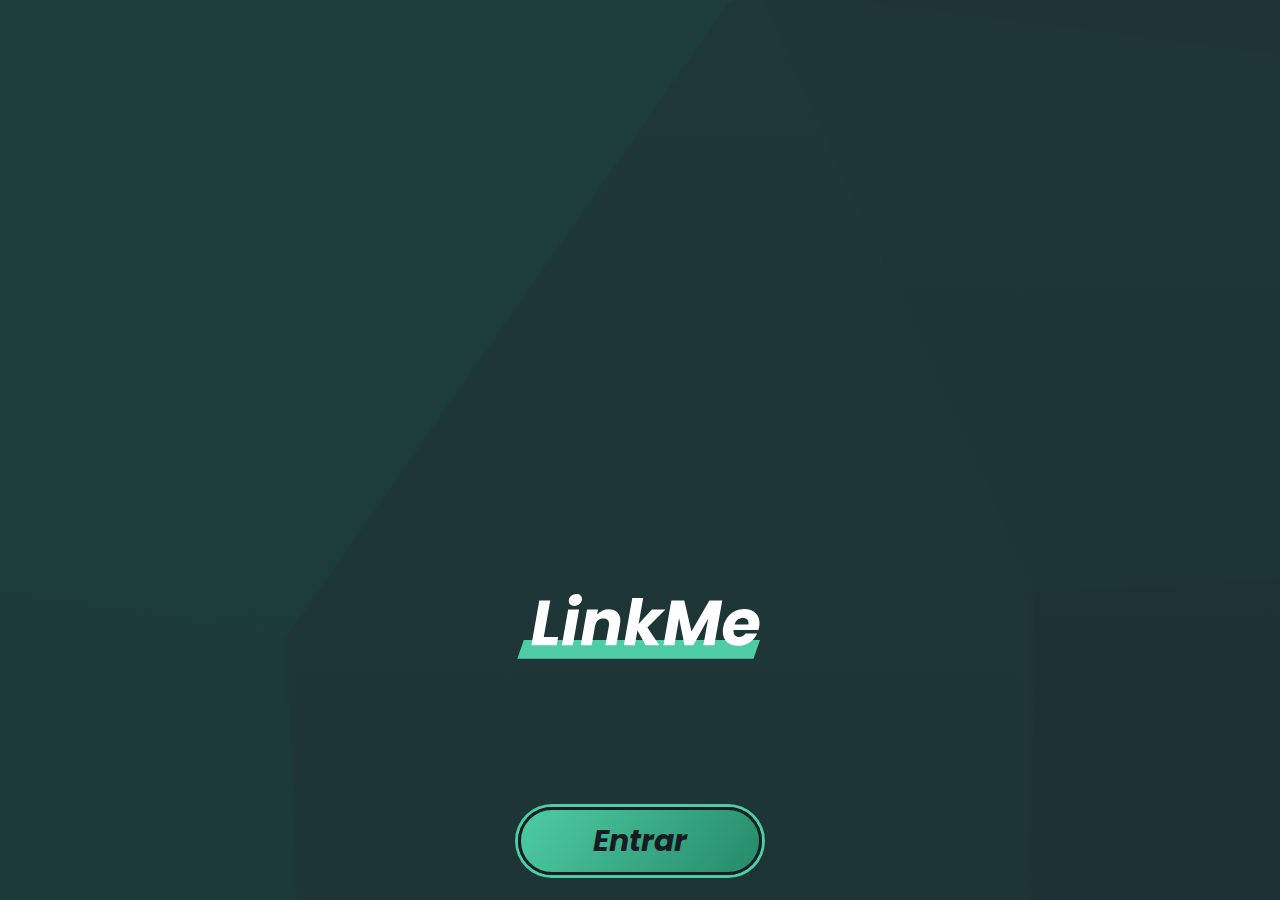
<file: index.html>
<!DOCTYPE html>
<html lang="pt">
<head>
    <meta charset="UTF-8">
    <meta name="viewport" content="width=device-width, initial-scale=1.0">
    <title>LinkMinds</title>
    <link rel="stylesheet" href="style.css">   
    <link href="https://fonts.googleapis.com/css2?family=Poppins:wght@500;600;700;800&display=swap" rel="stylesheet">
</head>
<body>
    <div id="wrapper">
        <img src="./images/lgo2.svg" alt="" id="logo">
        <div id="container">
            <a id="logar" href="home.html">Entrar</a>
        </div>
    </div>
</body>
<link rel="stylesheet" href="script.js">
</html>
</file>
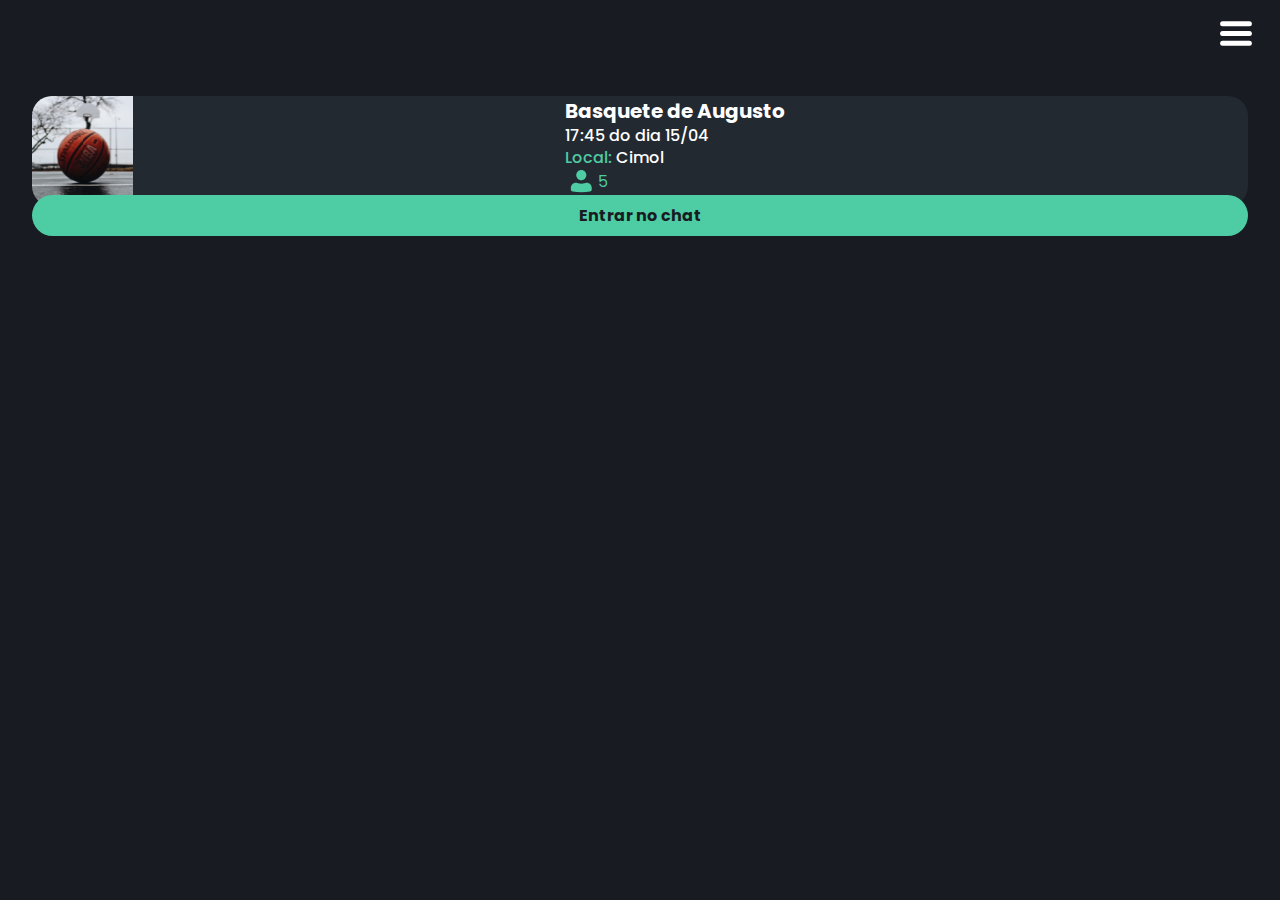
<file: chat.html>
<!DOCTYPE html>
<html lang="pt">
<head>
    <meta charset="UTF-8">
    <meta name="viewport" content="width=device-width, initial-scale=1.0">
    <title>Home</title>
    <link rel="stylesheet" href="style-base.css">
    <link rel="stylesheet" href="style-chat.css">
    
    <link href="https://fonts.googleapis.com/css2?family=Poppins:wght@500;600;700;800&display=swap" rel="stylesheet">
</head>
<body>
    <div id="navdentro">
        <div id="nav-perfil">
            <img src="./images/minhacara.svg" alt="">
            <h1 id="nome-perfil">Augusto Jung</h1>
        </div>
        <div id="nav-imgs">
            <a class = "nav-titles" href="home.html"><img src="./images/home.svg" alt="" class="navs">Home</a>
            <a class = "nav-titles"href="pesquisar.html"><img src="./images/pesquisar.svg" alt="" class="navs">Pesquisar</a>
            <a class = "nav-titles"href="criar.html"><img src="./images/criar.svg" alt="" class="navs">Criar</a>
            <a class = "nav-titles"href="chat.html"><img src="./images/chats.svg" alt="" class="navs">Chats</a>
            <a class = "nav-titles"href="perfil.html"><img src="./images/perfil.svg" alt="" class="navs">Perfil</a>
        </div>
    </div>
    <div id="bodyfalso">
        <nav id="navbar">
            <div id="botao">
                <button id="btn-hamb" onclick="funcao_nav()"><img src="./images/hamburger.svg" alt="" id="hamb"></button>
            </div>
            
        </nav>
        <MAIN>

            <div class="card-chat">
                <div class="chat-top">
                    <div class="chat-img"></div>
                    <div class="chat-text">
                        <h2 class="chat-title">Basquete de Augusto</h2>
                        <p class="texto">17:45 do dia 15/04</p>
                        <p class="texto"><span class="verde">Local:</span> Cimol</p>
                        <div class="participantes">
                            <img src="./images/user.svg" alt="">
                            <span class="verde">5</span>
                        </div>
                    </div>
                </div>
                <button class="chat-btn">Entrar no chat</button>
            </div>
            
        </MAIN>
    </div>
    <script src="script.js"></script>
</body>
</html>
</file>
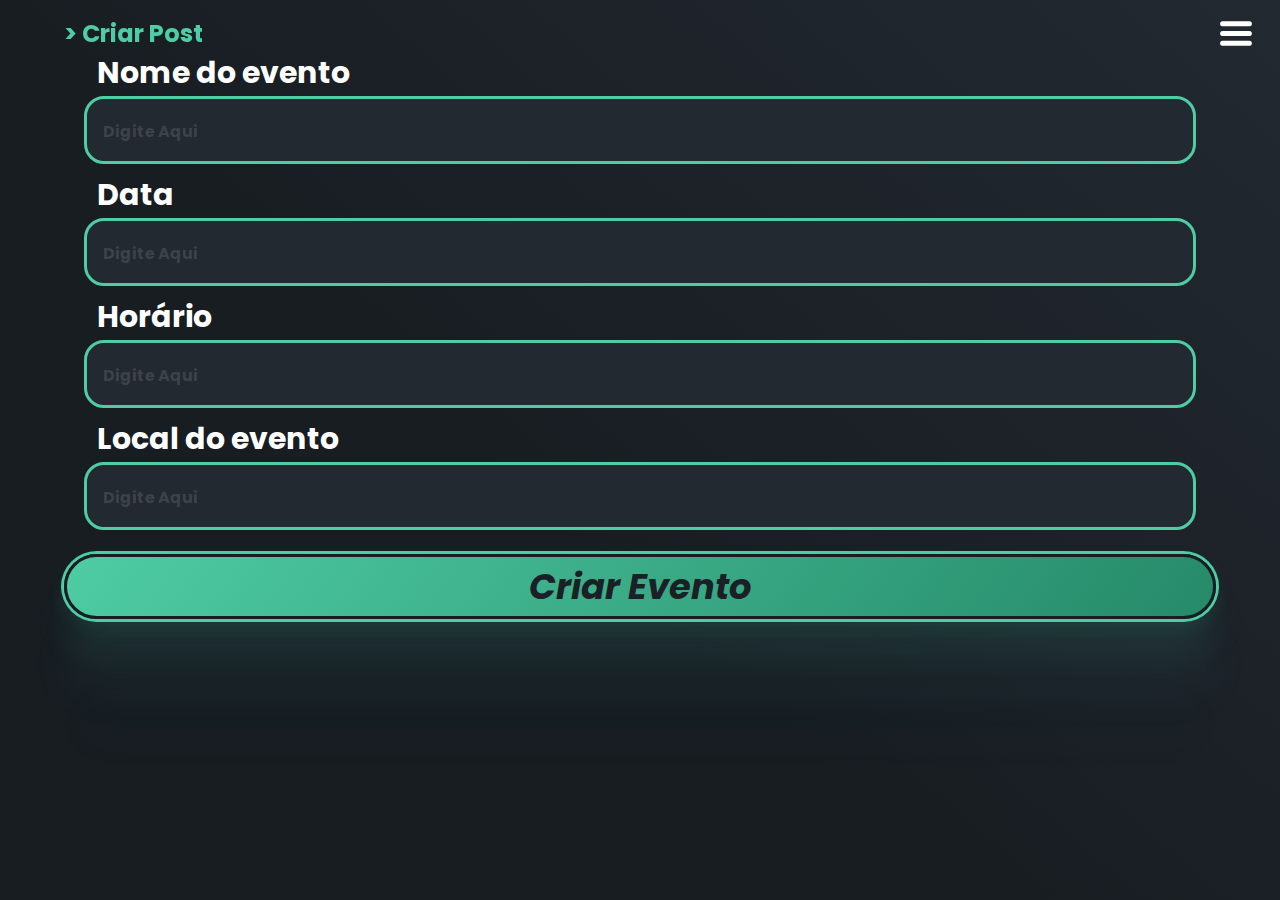
<file: criar.html>
<!DOCTYPE html>
<html lang="pt">
<head>
    <meta charset="UTF-8">
    <meta name="viewport" content="width=device-width, initial-scale=1.0">
    <title>Home</title>
    <link rel="stylesheet" href="style-base.css">
    <link rel="stylesheet" href="style-criar.css">
    <link href="https://fonts.googleapis.com/css2?family=Inter:wght@100;200;300;400;500;600;700;800;900&family=Poppins:ital,wght@0,100;0,200;0,300;0,400;0,500;0,600;0,700;0,800;0,900;1,100;1,200;1,300;1,400;1,500;1,600;1,700;1,800;1,900&display=swap" rel="stylesheet">
</head>
<body>
    
    <div id="navdentro">
        <div id="nav-perfil">
            <img src="./images/minhacara.svg" alt="">
            <h1 id="nome-perfil">Augusto Jung</h1>
        </div>
        <div id="nav-imgs">
            <a class = "nav-titles" href="home.html"><img src="./images/home.svg" alt="" class="navs">Home</a>
            <a class = "nav-titles"href="pesquisar.html"><img src="./images/pesquisar.svg" alt="" class="navs">Pesquisar</a>
            <a class = "nav-titles"href="criar.html"><img src="./images/criar.svg" alt="" class="navs">Criar</a>
            <a class = "nav-titles"href="chat.html"><img src="./images/chats.svg" alt="" class="navs">Chats</a>
            <a class = "nav-titles"href="perfil.html"><img src="./images/perfil.svg" alt="" class="navs">Perfil</a>
        </div>
    </div>

    <div id="bodyfalso">
        <nav id="navbar">
            <div id="botao">
                <button id="btn-hamb" onclick="funcao_nav()"><img src="./images/hamburger.svg" alt="" id="hamb"></button>
            </div>
            <h2 class="title-local">> Criar Post</h2>
        </nav>
        <MAIN>
            <div id="wrapper">
                <div class="body-inp">
                    <p class="inp-header">Nome do evento</p>
                    <input type="text" placeholder="Digite Aqui" class="inp-criar">
                </div>
                <div class="body-inp">
                    <p class="inp-header">Data</p>
                    <input type="text" placeholder="Digite Aqui" class="inp-criar">
                </div>
                <div class="body-inp">
                    <p class="inp-header">Horário</p>
                    <input type="text" placeholder="Digite Aqui" class="inp-criar">
                </div>
                <div class="body-inp">
                    <p class="inp-header">Local do evento</p>
                    <input type="text" placeholder="Digite Aqui" class="inp-criar">
                </div>
                <button id="btn-criar">Criar Evento</button>
            </div>
            
        </MAIN>
    </div>
    <script src="script.js"></script>
</body>
</html>
</file>
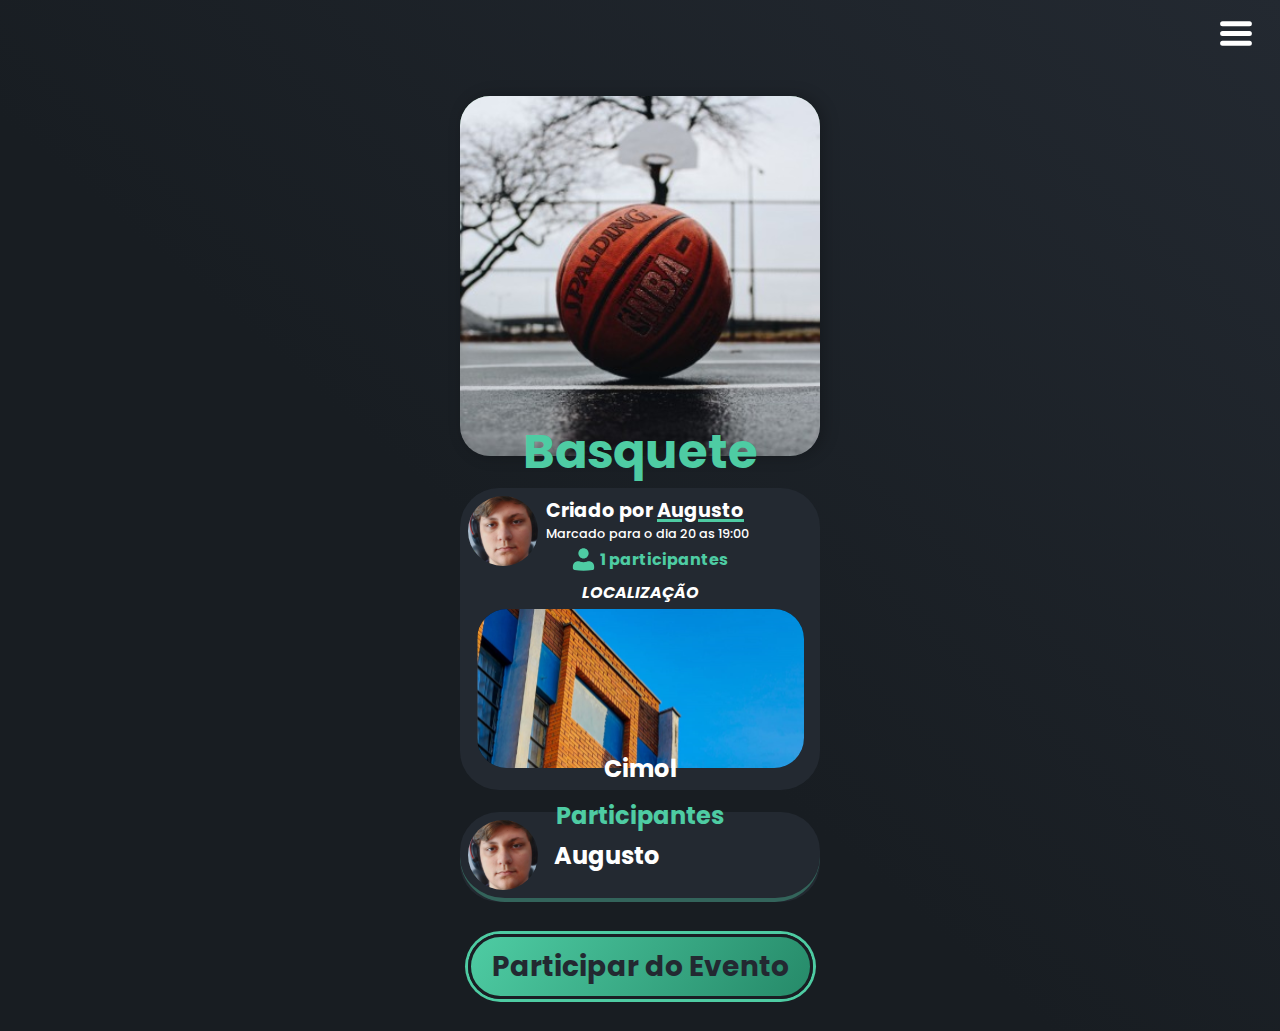
<file: detalhes.html>
<!DOCTYPE html>
<html lang="pt">
<head>
    <meta charset="UTF-8">
    <meta name="viewport" content="width=device-width, initial-scale=1.0">
    <title>Home</title>
    <link rel="stylesheet" href="style-base.css">
    <link rel="stylesheet" href="style-detalhes.css">
    
    <link href="https://fonts.googleapis.com/css2?family=Inter:wght@100;200;300;400;500;600;700;800;900&family=Poppins:ital,wght@0,100;0,200;0,300;0,400;0,500;0,600;0,700;0,800;0,900;1,100;1,200;1,300;1,400;1,500;1,600;1,700;1,800;1,900&display=swap" rel="stylesheet">
</head>
<body>
    <div id="navdentro">
        <div id="nav-perfil">
            <img src="./images/minhacara.svg" alt="">
            <h1 id="nome-perfil">Augusto Jung</h1>
        </div>
        <div id="nav-imgs">
            <a class = "nav-titles" href="home.html"><img src="./images/home.svg" alt="" class="navs">Home</a>
            <a class = "nav-titles"href="pesquisar.html"><img src="./images/pesquisar.svg" alt="" class="navs">Pesquisar</a>
            <a class = "nav-titles"href="criar.html"><img src="./images/criar.svg" alt="" class="navs">Criar</a>
            <a class = "nav-titles"href="chat.html"><img src="./images/chats.svg" alt="" class="navs">Chats</a>
            <a class = "nav-titles"href="perfil.html"><img src="./images/perfil.svg" alt="" class="navs">Perfil</a>
        </div>
    </div>
    <div id="bodyfalso">
        <nav id="navbar">
            <div id="botao">
                <button id="btn-hamb" onclick="funcao_nav()"><img src="./images/hamburger.svg" alt="" id="hamb"></button>
            </div>

        </nav>
        <MAIN>

            <header>
                <img src="./images/fundo-card.svg" alt="" class="header-img-detalhes">
                <h1 class="header-title-detalhes">Basquete</h1>
            </header>

            <div class="detalhes-container">
                <div class="top-detalhes">
                    <img src="./images/minhacara.svg" alt="" class="foto">
                    <div class="top-text-detalhes">
                        <h1 class="criado">Criado por <span class="username">Augusto</span></h1>
                        <h2 class="marcado">Marcado para o dia 20 as 19:00</h2>
                        <h2 class="participantes-top"><img src="./images/basil-user-solid.svg" alt="">1 participantes</h2>
                    </div>
                </div>
                <div class="local-detalhes">
                    <h1 class="localizacao">LOCALIZAÇÃO</h1>
                    <img src="./images/rectangle-108.svg" alt="" class="local-img">
                    <h1 class="nome-local">Cimol</h1>
                </div>
            </div>

            <h1 class="participantes">Participantes</h1>
            <div class="participantes-container">

                <div class="o-participante">
                    <img src="./images/minhacara.svg" alt="" class="participante-pfp">
                    <h1 class="nome-participante">Augusto</h1>
                </div>

            </div>

            <button class="participar-detalhes">
                Participar do Evento
            </button>

        </MAIN>
    </div>
    <script src="script.js"></script>
</body>
</html>
</file>
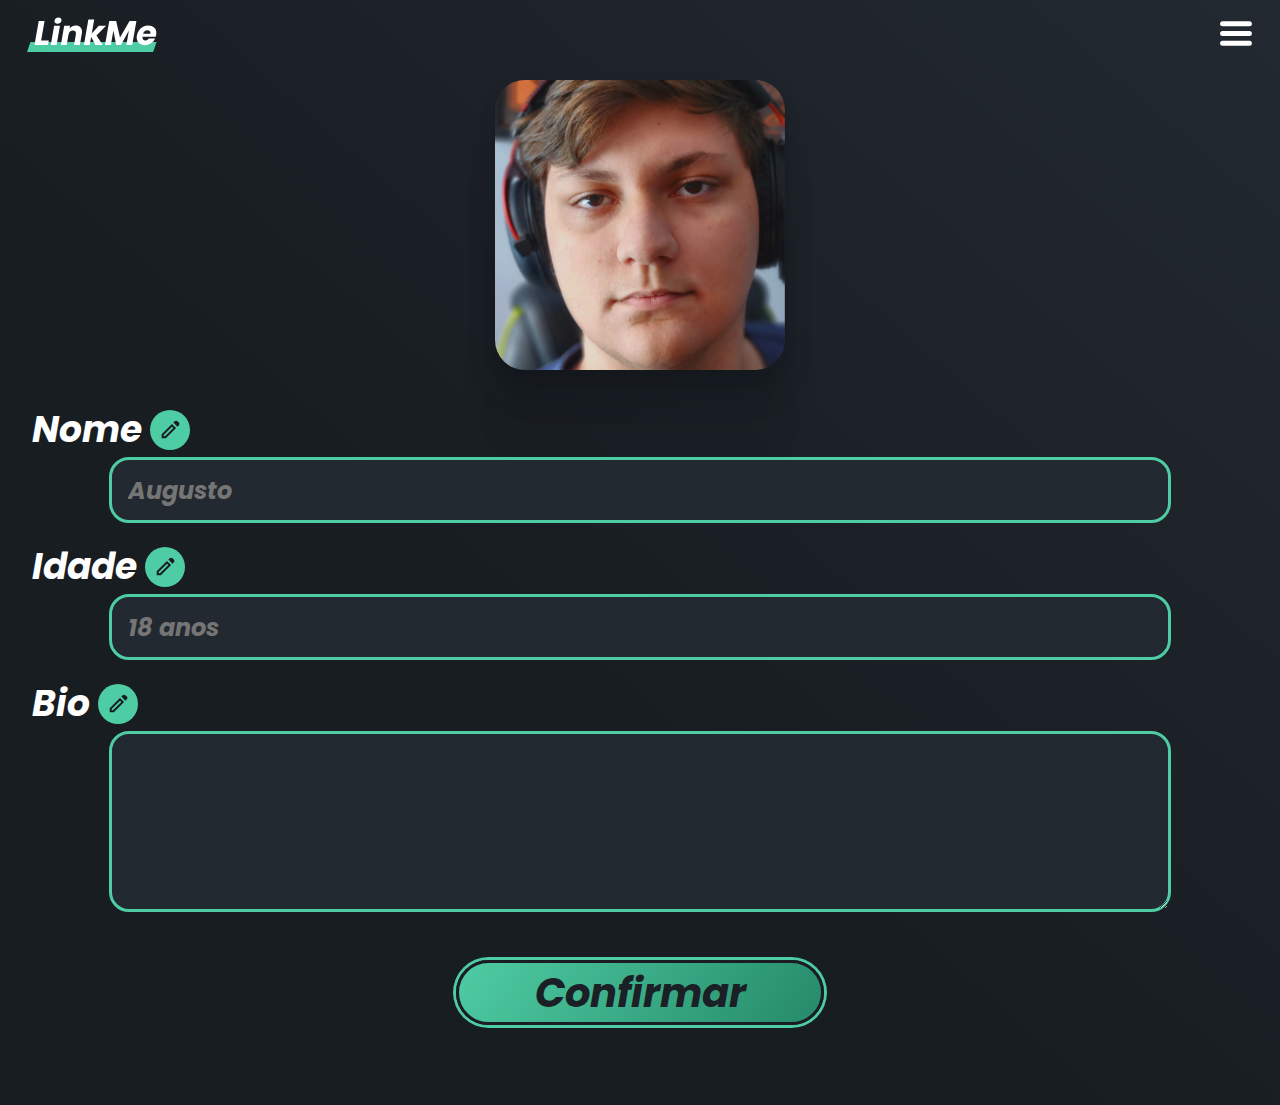
<file: editar.html>
<!DOCTYPE html>
<html lang="pt">
<head>
    <meta charset="UTF-8">
    <meta name="viewport" content="width=device-width, initial-scale=1.0">
    <title>Home</title>
    <link rel="stylesheet" href="style-base.css">
    <link rel="stylesheet" href="style-editar.css">
    <link href="https://fonts.googleapis.com/css2?family=Inter:wght@100;200;300;400;500;600;700;800;900&family=Poppins:ital,wght@0,100;0,200;0,300;0,400;0,500;0,600;0,700;0,800;0,900;1,100;1,200;1,300;1,400;1,500;1,600;1,700;1,800;1,900&display=swap" rel="stylesheet">
</head>
<body>
    
    <div id="navdentro">
        <div id="nav-perfil">
            <img src="./images/minhacara.svg" alt="">
            <h1 id="nome-perfil">Augusto Jung</h1>
        </div>
        <div id="nav-imgs">
            <a class = "nav-titles" href="home.html"><img src="./images/home.svg" alt="" class="navs">Home</a>
            <a class = "nav-titles"href="pesquisar.html"><img src="./images/pesquisar.svg" alt="" class="navs">Pesquisar</a>
            <a class = "nav-titles"href="criar.html"><img src="./images/criar.svg" alt="" class="navs">Criar</a>
            <a class = "nav-titles"href="chat.html"><img src="./images/chats.svg" alt="" class="navs">Chats</a>
            <a class = "nav-titles"href="perfil.html"><img src="./images/perfil.svg" alt="" class="navs">Perfil</a>
        </div>
    </div>

    <div id="bodyfalso">
        <nav id="navbar">
            <div id="botao">
                <button id="btn-hamb" onclick="funcao_nav()"><img src="./images/hamburger.svg" alt="" id="hamb"></button>
            </div>
            <img src="./images/lgo2.svg" alt="" id="logo">
        </nav>
        <div class="main-editar">

             <img src="./images/minhacara.svg" alt="" class="pfp-editar">

            <div class="inputs-editar">


                
                    <div class="editar-input">
                        <label for="nome">Nome <img src="./images/editar.svg" alt=""></label>
                        <input type="text" name="nome" class="input-style" placeholder="Augusto">
                    </div>

                    <div class="editar-input">
                        <label for="idade">Idade <img src="./images/editar.svg" alt=""></label>
                        <input type="text" name="idade" class="input-style" placeholder="18 anos">
                    </div>

                    <div class="editar-input">
                        <label>Bio <img src="./images/editar.svg" alt=""></label>
                        <textarea name="bio" id="" cols="30" rows="5" class="input-style"></textarea>
                    </div>

                    <button class="editar-btn-confirmar">Confirmar</button>

            </div>

        </div>
    </div>
    <script src="script.js"></script>
</body>
</html>
</file>
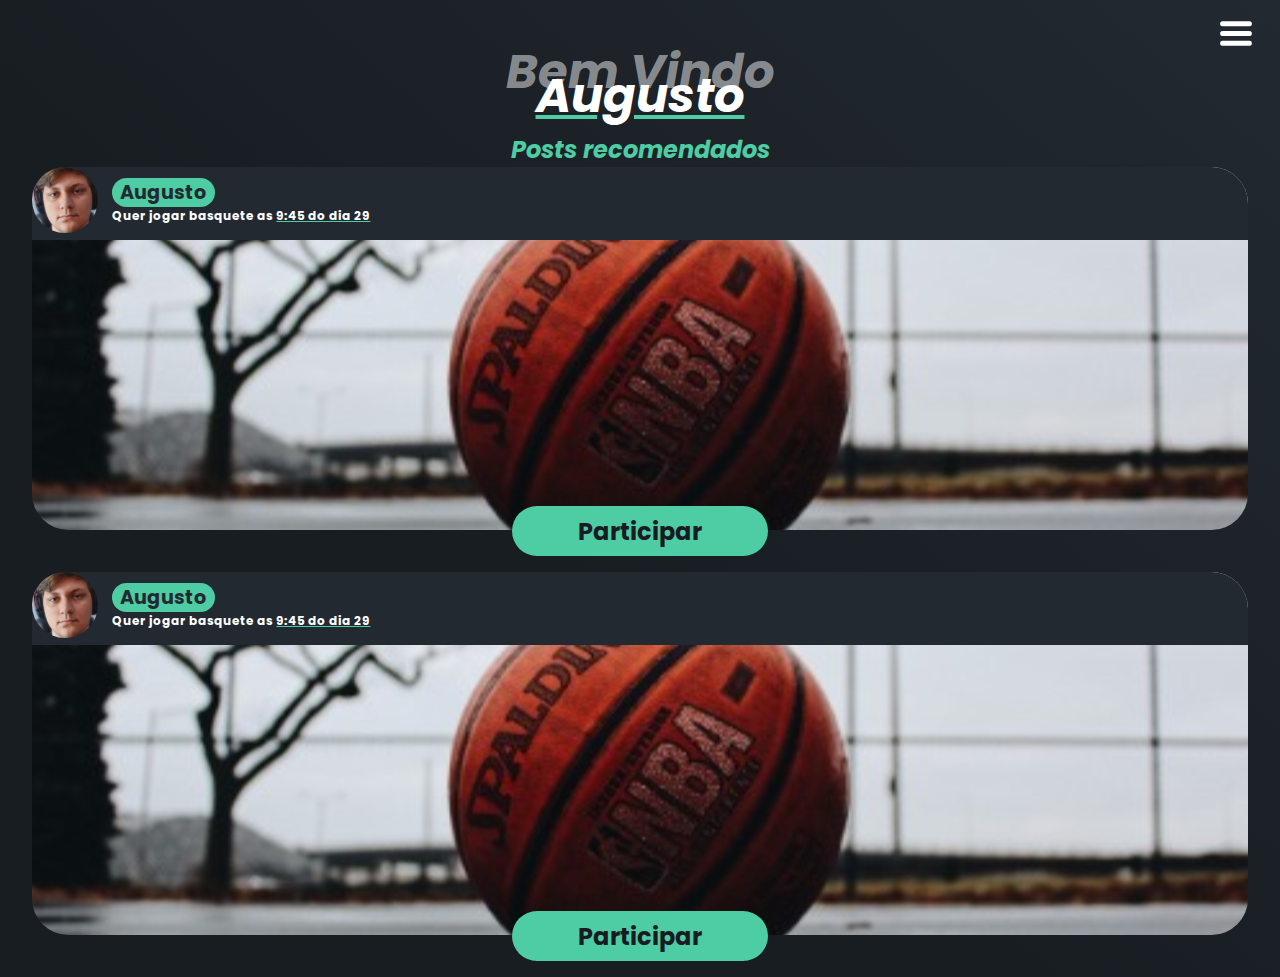
<file: home.html>
<!DOCTYPE html>
<html lang="pt">
<head>
    <meta charset="UTF-8">
    <meta name="viewport" content="width=device-width, initial-scale=1.0">
    <title>Home</title>
    <link rel="stylesheet" href="style-home.css">
    <link rel="stylesheet" href="style-base.css">
    <link href="https://fonts.googleapis.com/css2?family=Inter:wght@100;200;300;400;500;600;700;800;900&family=Poppins:ital,wght@0,100;0,200;0,300;0,400;0,500;0,600;0,700;0,800;0,900;1,100;1,200;1,300;1,400;1,500;1,600;1,700;1,800;1,900&display=swap" rel="stylesheet">
</head>
<body>
    <div id="navdentro">
        <div id="nav-perfil">
            <img src="./images/minhacara.svg" alt="">
            <h1 id="nome-perfil">Augusto Jung</h1>
        </div>
        <div id="nav-imgs">
            <a class = "nav-titles" href="home.html"><img src="./images/home.svg" alt="" class="navs">Home</a>
            <a class = "nav-titles"href="pesquisar.html"><img src="./images/pesquisar.svg" alt="" class="navs">Pesquisar</a>
            <a class = "nav-titles"href="criar.html"><img src="./images/criar.svg" alt="" class="navs">Criar</a>
            <a class = "nav-titles"href="chat.html"><img src="./images/chats.svg" alt="" class="navs">Chats</a>
            <a class = "nav-titles"href="perfil.html"><img src="./images/perfil.svg" alt="" class="navs">Perfil</a>
        </div>
    </div>
    <div id="bodyfalso">
        <nav id="navbar">
            <div id="botao">
                <button id="btn-hamb" onclick="funcao_nav()"><img src="./images/hamburger.svg" alt="" id="hamb"></button>
            </div>
        </nav>
        <div id="wrapper">
            <h1 id="bv">Bem Vindo</h1>
            <h1 id="nome">Augusto</h1>
        </div>
        <h1 id="posts-recomendados">Posts recomendados</h1>
        <div id="posts">

            <div class="card-body">
                <div class="card">
                    <div class="card-top">
                        <img src="./images/minhacara.svg" alt="" class="pfp">
                        <div class="textos-card">
                            <p class="nome-card">Augusto</p>
                            <p class="info">Quer jogar basquete as <span>9:45 do dia 29</span></p>
                        </div>
                    </div>
                </div>
                <button class="participar"  onclick="window.location='detalhes.html'">Participar</button>
            </div>

            <div class="card-body">
                <div class="card">
                    <div class="card-top">
                        <img src="./images/minhacara.svg" alt="" class="pfp">
                        <div class="textos-card">
                            <p class="nome-card">Augusto</p>
                            <p class="info">Quer jogar basquete as <span>9:45 do dia 29</span></p>
                        </div>
                    </div>
                </div>
                <button class="participar">Participar</button>
            </div>

            

        </div>
    </div>
    <script src="script.js"></script>
    
</body>
</html>
</file>
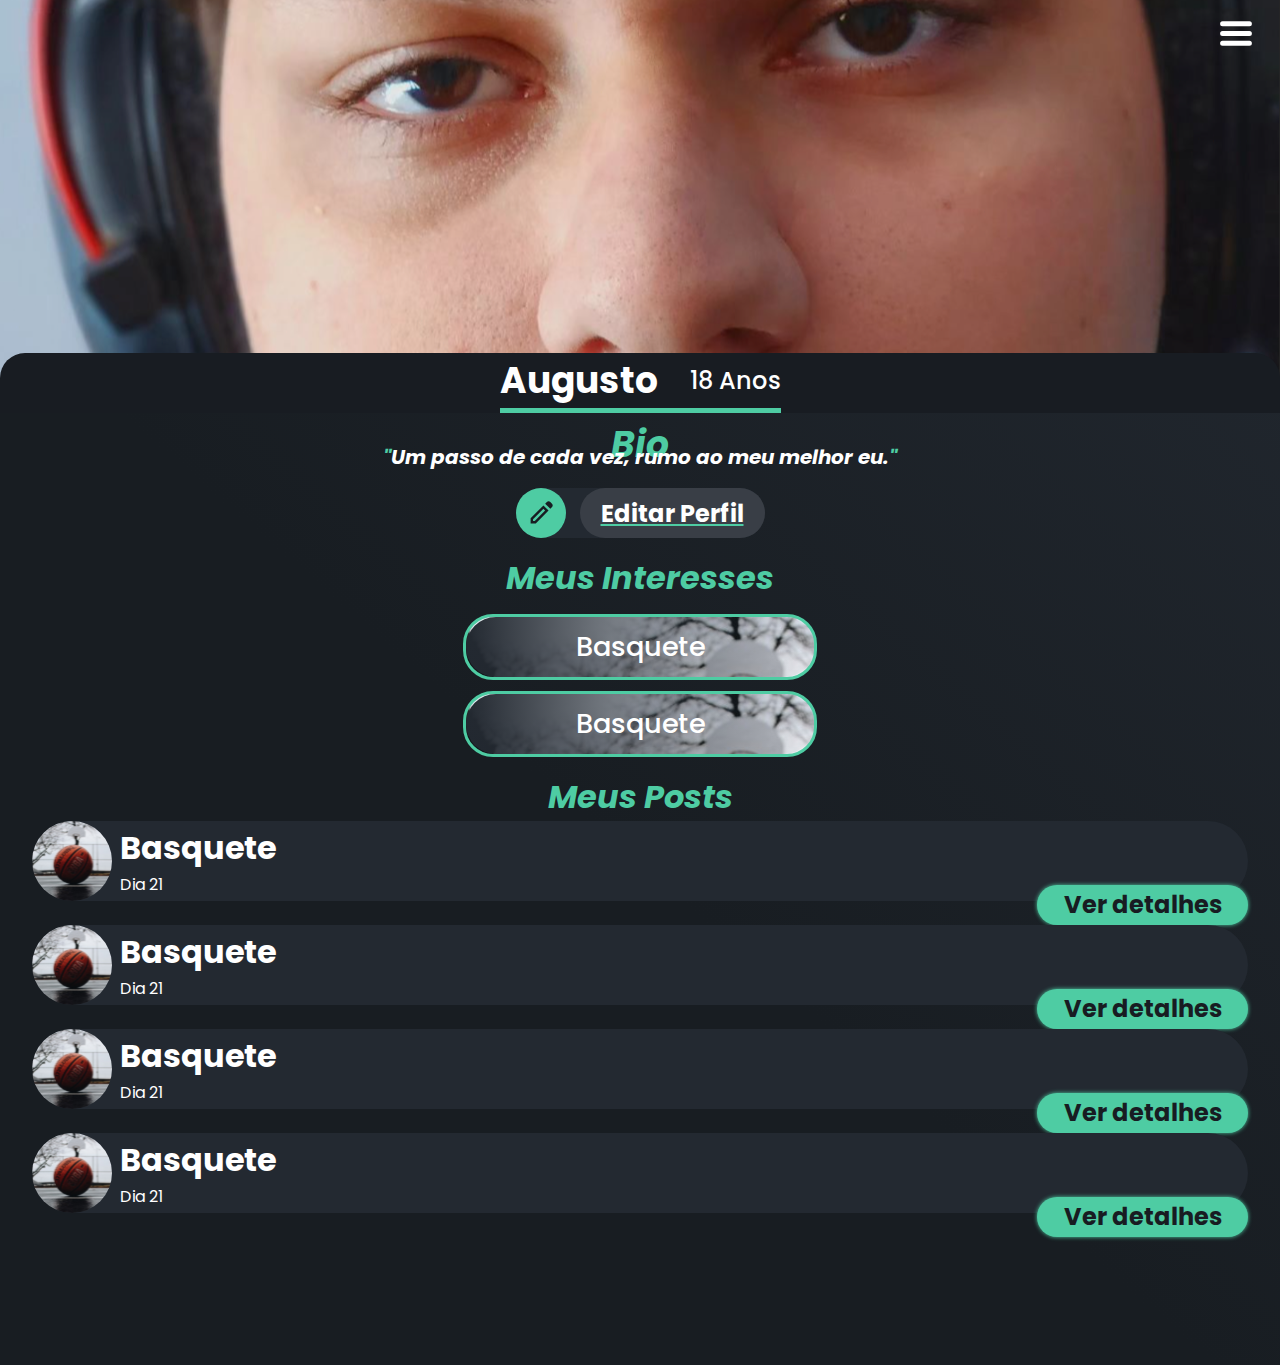
<file: perfil.html>
<!DOCTYPE html>
<html lang="pt">
<head>
    <meta charset="UTF-8">
    <meta name="viewport" content="width=device-width, initial-scale=1.0">
    <title>Home</title>
    <link rel="stylesheet" href="style-base.css">
    <link rel="stylesheet" href="style-perfil.css">
    <link href="https://fonts.googleapis.com/css2?family=Poppins:wght@500;600;700;800&display=swap" rel="stylesheet">
</head>
<body>
    
    <div id="navdentro">
        <div id="nav-perfil">
            <img src="./images/minhacara.svg" alt="">
            <h1 id="nome-perfil">Augusto Jung</h1>
        </div>
        <div id="nav-imgs">
            <a class = "nav-titles" href="home.html"><img src="./images/home.svg" alt="" class="navs">Home</a>
            <a class = "nav-titles"href="pesquisar.html"><img src="./images/pesquisar.svg" alt="" class="navs">Pesquisar</a>
            <a class = "nav-titles"href="criar.html"><img src="./images/criar.svg" alt="" class="navs">Criar</a>
            <a class = "nav-titles"href="chat.html"><img src="./images/chats.svg" alt="" class="navs">Chats</a>
            <a class = "nav-titles"href="perfil.html"><img src="./images/perfil.svg" alt="" class="navs">Perfil</a>
        </div>
    </div>

    <div id="bodyfalso">
        <nav id="navbar">
            <div id="botao">
                <button id="btn-hamb" onclick="funcao_nav()"><img src="./images/hamburger.svg" alt="" id="hamb"></button>
            </div>
        </nav>
        <MAIN>

            <div class="img-perfil"></div>
            <section class="conteudo">
                <div class="top-perfil">
                    <h1 class="nome-perfil">Augusto</h1>
                    <h2 class="idade-perfil">18 Anos</h2>
                </div>
            </section>
            <section class="bio">
                <h1 class="bio-header">Bio</h1>
                <h1 class="bio-text"><span class="verde">"</span>Um passo de cada vez, rumo ao meu melhor eu.<span class="verde">"</span></h1>
            </section>
            <div class="btn-editar" onclick="editando()">
                <img src="./images/editar.svg" alt="">
                <button class="btn" onclick="window.location='editar.html'">Editar Perfil</button>
            </div>
            <section class="meus-interesses">
                <h1 class="inter-header">Meus Interesses</h1>
                <div class="interesse-card">
                    <p class="inter-title">Basquete</p>
                </div>
                <div class="interesse-card">
                    <p class="inter-title">Basquete</p>
                </div>
            </section>
            <section class="meus-posts">
                <h1 class="post-header">Meus Posts</h1>
                <div class="posts-main">

                    <div class="post-card">
                        <div class="post-top">
                            <div class="img-post"></div>
                            <div class="post-text">
                               <h1 class="post-title">Basquete</h1> 
                               <p class="post-dia">Dia 21</p>
                            </div>
                            
                        </div>
                        <button class = "btn-detalhe">Ver detalhes</button>
                    </div>

                    <div class="post-card">
                        <div class="post-top">
                            <div class="img-post"></div>
                            <div class="post-text">
                               <h1 class="post-title">Basquete</h1> 
                               <p class="post-dia">Dia 21</p>
                            </div>
                            
                        </div>
                        <button class = "btn-detalhe">Ver detalhes</button>
                    </div>

                    <div class="post-card">
                        <div class="post-top">
                            <div class="img-post"></div>
                            <div class="post-text">
                               <h1 class="post-title">Basquete</h1> 
                               <p class="post-dia">Dia 21</p>
                            </div>
                            
                        </div>
                        <button class = "btn-detalhe">Ver detalhes</button>
                    </div>

                    <div class="post-card">
                        <div class="post-top">
                            <div class="img-post"></div>
                            <div class="post-text">
                               <h1 class="post-title">Basquete</h1> 
                               <p class="post-dia">Dia 21</p>
                            </div>
                            
                        </div>
                        <button class = "btn-detalhe">Ver detalhes</button>
                    </div>

                </div>
            </section>
        </MAIN>
    </div>
    <script src="script.js"></script>
</body>
</html>
</file>
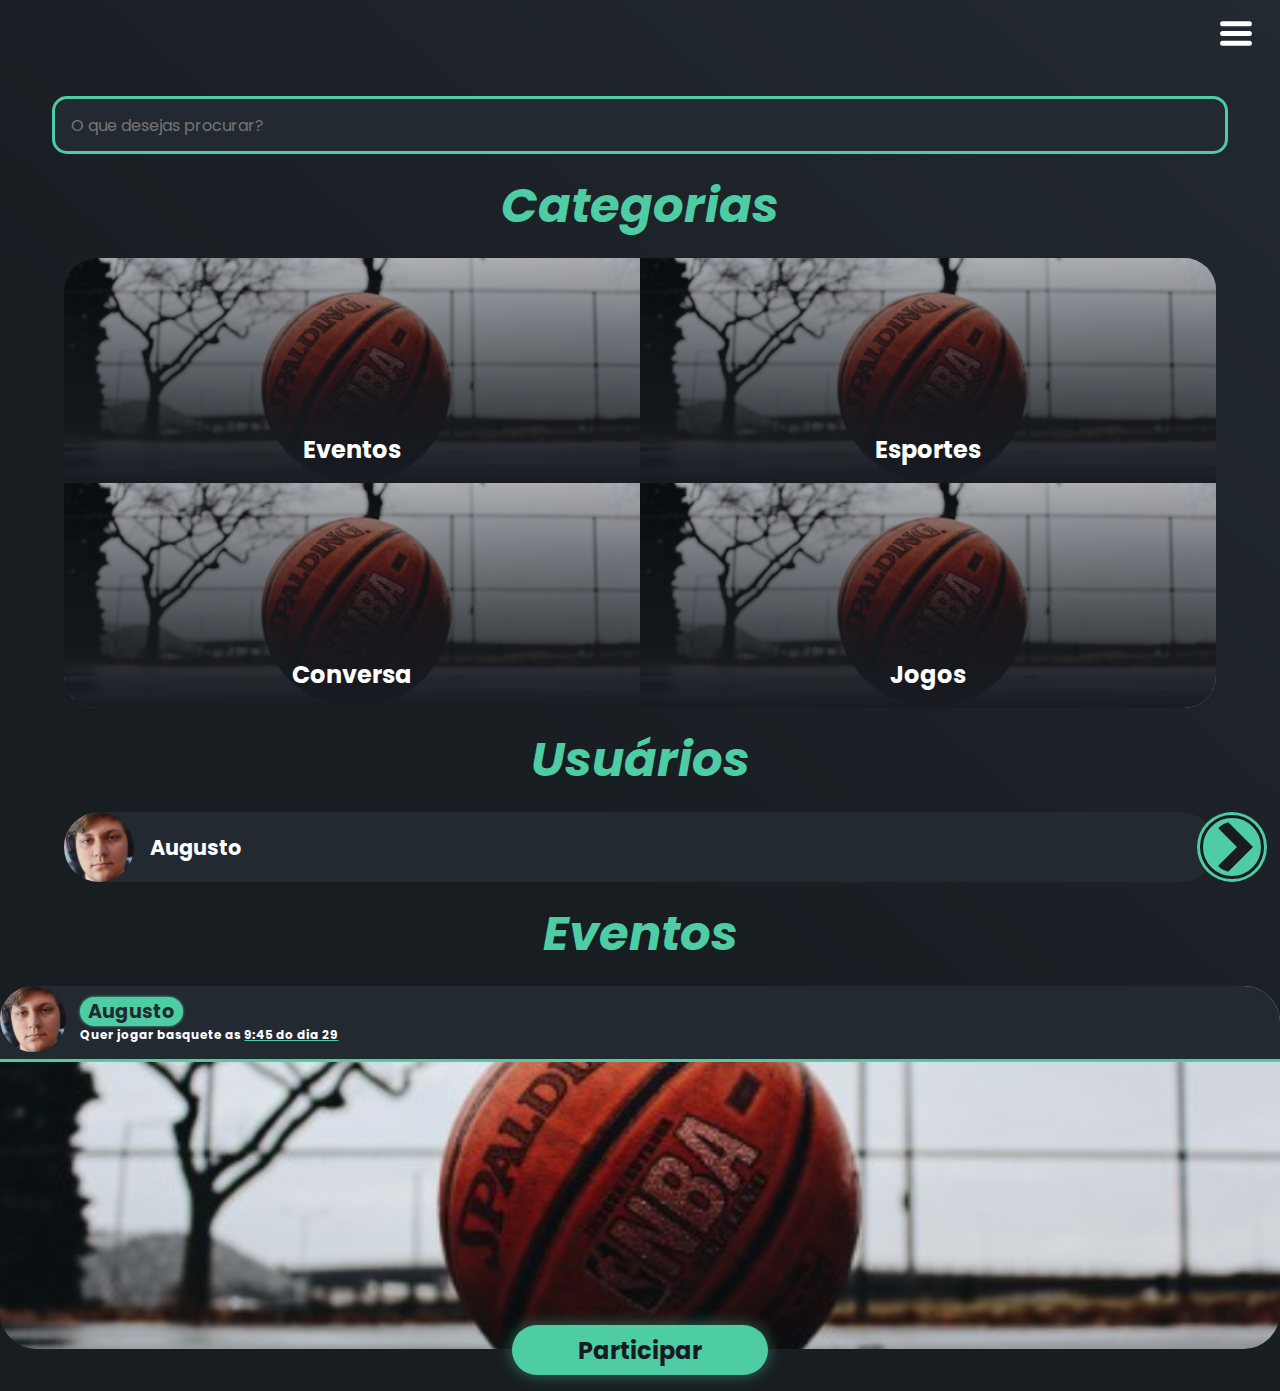
<file: pesquisar.html>
<!DOCTYPE html>
<html lang="pt">
<head>
    <meta charset="UTF-8">
    <meta name="viewport" content="width=device-width, initial-scale=1.0">
    <title>Home</title>
    <link rel="stylesheet" href="style-base.css">
    <link rel="stylesheet" href="style-pesquisar.css">
    
    <link href="https://fonts.googleapis.com/css2?family=Poppins:wght@500;600;700;800&display=swap" rel="stylesheet">
</head>
<body>
    <div id="navdentro">
        <div id="nav-perfil">
            <img src="./images/minhacara.svg" alt="">
            <h1 id="nome-perfil">Augusto Jung</h1>
        </div>
        <div id="nav-imgs">
            <a class = "nav-titles" href="home.html"><img src="./images/home.svg" alt="" class="navs">Home</a>
            <a class = "nav-titles"href="pesquisar.html"><img src="./images/pesquisar.svg" alt="" class="navs">Pesquisar</a>
            <a class = "nav-titles"href="criar.html"><img src="./images/criar.svg" alt="" class="navs">Criar</a>
            <a class = "nav-titles"href="chat.html"><img src="./images/chats.svg" alt="" class="navs">Chats</a>
            <a class = "nav-titles"href="perfil.html"><img src="./images/perfil.svg" alt="" class="navs">Perfil</a>
        </div>
    </div>
    <div id="bodyfalso">
        <nav id="navbar">
            <div id="botao">
                <button id="btn-hamb" onclick="funcao_nav()"><img src="./images/hamburger.svg" alt="" id="hamb"></button>
            </div>

        </nav>
        <MAIN>

            <input type="text" placeholder="O que desejas procurar?" class="pesquisar">


            <h1 class="header">
                Categorias
            </h1>
            <div class="categorias-container">

                <div class="categoria">
                    <h1 class="categoria-title">Eventos</h1>
                </div>
                <div class="categoria">
                    <h1 class="categoria-title">Esportes</h1>
                </div>
                <div class="categoria">
                    <h1 class="categoria-title">Conversa</h1>
                </div>
                <div class="categoria">
                    <h1 class="categoria-title">Jogos</h1>
                </div>

            </div>
        

            <h1 class="header">
                Usuários
            </h1>
            <div class="user-container">

                <div class="user-body">
                    <img src="./images/minhacara.svg" alt="">
                    <h1 class="username">Augusto</h1>
                    <button class="user-btn"><img src="./images/seta.svg" alt=""></button>
                </div>

            </div>

            <h1 class="header">
                Eventos
            </h1>

            <div class="eventos-container">
                <div class="card-body">
                    <div class="card">
                        <div class="card-top">
                            <img src="./images/minhacara.svg" alt="" class="pfp">
                            <div class="textos-card">
                                <p class="nome-card">Augusto</p>
                                <p class="info">Quer jogar basquete as <span>9:45 do dia 29</span></p>
                            </div>
                        </div>
                    </div>
                    <button class="participar"  onclick="window.location='detalhes.html'">Participar</button>
                </div>
            </div>

        </MAIN>
    </div>
    <script src="script.js"></script>
</body>
</html>
</file>
<file: style.css>
*{
    margin: 0 auto;
    font-family: 'Poppins', sans-serif;
    overflow-x: hidden;
    
}

body{
    background: url(./images/bgtop.svg)#181C22;
    background-size: cover;
    background-size: 600%;
    background-position: 0% 0%;
    width: 100vw;
    height: fit-content;
    align-items: center;
}

#wrapper{
    width: 100vw;
    height: 100vh;
    display: flex;
    flex-direction: column;
    align-items: center;
    gap: 15%;
}

#logo{
    
    margin-top: 45%;
    width: 20rem;
    height: 6rem;
}

#container{
    padding: 0.5rem;
    border-radius: 3.125rem;
    border: 3px solid #1A1E24;
    background: linear-gradient(126deg, #4ECCA3 0%, #268A69 100%);
    box-shadow: 0px 0px 0px 3px #4ECCA3;
}

#logar{
    color: #181C22;
    text-align: center;
    font-size: 1.875rem;
    font-style: italic;
    font-weight: 700;
    text-decoration: none;
    padding-left: 4rem;
    padding-right: 4rem;
}
</file>
<file: style-base.css>
*{
    margin: 0 auto;
    font-family: 'Poppins', sans-serif;
    
}

html{
    scroll-behavior: smooth;
    width: 100vw;
    overflow-x: clip;
    background: #0A0D10;
}

body{
    background: linear-gradient(221deg, #232931 -0.32%, #181D22 57.41%);
    background-position: center;
    overflow-x: hidden;
    overflow-y: scroll;
    height: fit-content;
    display: flex;
    width: 100vw;
    align-items: flex-start;
}

::-webkit-scrollbar{
    visibility: hidden;
    display: none !important;
}

#bodyfalso{
    overflow: hidden;
    z-index: 1;
    top: 0;
    margin-right: 0%;
    background: linear-gradient(221deg, #232931 -0.32%, #181D22 57.41%);
    width: 100vw;
    min-height: 100vh;
}

nav{
    z-index: 50000;
    width: 100vw;
    height: 4.1875rem;
    position: fixed;
    display: flex;
    justify-content: space-between;
    flex-direction: row-reverse;
}

#logo{
    margin-left: 1.69rem;
    width: 8.1875rem;
}

#botao{
    height: 4.1875rem;
    margin-right: 0;
    display: flex;
    align-items: center;
    justify-content: center;
}

#btn-hamb{
    height: 80%;
    background: none;
    outline: none;
    border: 0;
    cursor: pointer;
    display: flex;
    align-items: center;
    justify-content: center;
    border-radius: 7px;
    margin-right: 15px;
    transition: .2s;
}

#btn-hamb:hover{
    transform: scale(1.05);
}

#hamb{
    height: 90%;
}

#navdentro{
    position: fixed;
    overflow-x: visible;
    /*margin-left: 1rem;*/
    margin-left: -12.5rem;
    display: none;
    visibility: hidden;
    opacity: 0%;
     width: 50vw;
    display: flex;
    flex-direction: column;
    justify-self: center;
    margin-top: 5vh;
}

#nav-perfil{
    width: 100%;
    box-shadow: 0px 10px 22px 0px rgba(0, 0, 0, 0.10), 0px 40px 40px 0px rgba(0, 0, 0, 0.09), 0px 90px 54px 0px rgba(0, 0, 0, 0.05), 0px 159px 64px 0px rgba(0, 0, 0, 0.01), 0px 249px 70px 0px rgba(0, 0, 0, 0.00);
    border-radius: 10px;
    margin-bottom: 2vh;
    padding: 15px;
    height: 10vh;
    display: flex;
    flex-direction: row;
    align-items: center;
    justify-content: center;
    background: #2329314a;
    gap: .2vw;
    /* border-bottom: 3px solid #232931 ; */
}

#nav-perfil img{
    width: 5rem;
    aspect-ratio: 1/1;
    border-radius: 100%;
    object-fit: cover;
    margin-left: .5rem;
}

#nome-perfil{
    width: fit-content;
    color: #FFF;
    font-family: Poppins;
    font-size: 1.3rem;
    font-style: normal;
    margin-left: 0;
    font-weight: 700;
    line-height: normal;
}

@keyframes fadeIn {  
    from {  
        opacity: 0;  
        transform: scale(.85);
    }  
 
    to {  
        opacity: 1;  
        transform: scale(1);
    }  
}

@keyframes fadeOut {
    from {
        opacity: 1;
    }

    to{
        opacity: 0;;
    }
}

#nav-imgs{
    margin-top: .5rem;
    height: fit-content;
    margin-left: 0;
    display: inline-flex;
    flex-direction: column;
    justify-content: center;
    align-items: center;
    gap: 1rem;
    padding-bottom: 5vh;
    width: 100%;
}

.nav-titles{
    width: 100%;
    overflow-x: visible;
    text-decoration: none;
    color: #FFF;
    font-family: Poppins;
    font-size: 24px;
    border-radius: 10px;
    font-weight: 700;
    display: flex;
    justify-content: flex-start;
    align-items: center;
    cursor: pointer;
    margin-left: 0;
    gap: 10px;
    
    background: linear-gradient(0deg, #3e7a65, #3e7a65) no-repeat right bottom / 0 var(--bg-h);
    transition: background-size 350ms, transform .2s;
    --bg-h: 100%;
    padding: 15px 15px 15px 15px;
    overflow: visible;
    outline: 3px #2329314a solid;
}


.nav-titles:where(:hover, :focus-visible) {
    background-size: 100% var(--bg-h);
    background-position-x: left;
    transform: scale(1.02);
}

.navs{
    margin: 0;
    width: 32px;
    aspect-ratio: 1/1;
}

.title-local{
    color: #fff;
    margin-left: 5vw;
    line-height: 4.1875rem;
    color: #4ECCA3;
}
</file>
<file: style-chat.css>
#bodyfalso{
    background: #181C22;
}

main{
    margin-top: 6rem;
}

.card-chat{
    display: flex;
    flex-direction: column;
    margin-bottom: 2rem;
}

.chat-top{
    background: #232931;
    width: 95%;
    height: 6.875rem;
    border-radius: 1.25rem;
    display: flex;
}

.chat-text{
    flex-direction: column;
    margin-left: -2rem;
}

.chat-btn{
    margin-top: -0.7rem;
    color: #181C22;
    font-family: Poppins;
    font-size: 1rem;
    font-style: normal;
    font-weight: 700;
    line-height: normal;
    width: 95%;
    height: 2.5625rem;
    border-radius: 1.28125rem;
    background: #4ECCA3;
    border: 0;
}

.chat-title{
    color: #FFF;
    font-family: Poppins;
    font-size: 1.25rem;
    font-style: normal;
    font-weight: 700;
    line-height: normal;
}

.texto{
    margin-top: -0.2rem;
    color: #FFF;
    font-family: Poppins;
    font-size: 1rem;
    font-style: normal;
    font-weight: 500;
    line-height: normal;
}

.verde{
    color: #4ECCA3;
}

.chat-img{
    margin-left: 0;
    border-radius: 1.25rem 0rem 0rem 1.25rem;
    background-image: url(./images/fundo-card.svg);
    background-position: center;
    background-size: cover;
    width: 6.313rem;
    height: 6.88113rem;
}

.participantes{
    margin-top: -0.3rem;
    display: flex;
    flex-direction: row;
    align-items: center;
}

.participantes img, span{
    margin-left: 0;
}

.participantes img{
    width: 2.08325rem;
    margin-right: 0;
    left:0;
}
</file>
<file: style-criar.css>
#criar-header{
    color: #4ECCA3;
    font-family: Poppins;
    font-size: 4rem;
    font-style: italic;
    font-weight: 700;
    line-height: normal;
    text-align: center;
}

main{
    margin-top: 3.1rem;
}

.inp-header{
    color: #FFF;
    font-family: Poppins;
    font-size: 1.875rem;

    font-weight: 700;
    line-height: normal;
    margin-left: 0.8rem;
}

.inp-criar{
    width: 85vw;
    height: 3.75rem;
    flex-shrink: 0;
    border-radius: 1.25rem;
    border: 3px solid #4ECCA3;
    background: #232931;
    margin-bottom: 0.5rem;
    outline: none;
    font-size: 1.3rem;
    font-weight: 700;
    color: #fff;
    padding-left: 1rem;
    align-self: center;
}

.inp-criar::placeholder{
    color: rgba(255, 255, 255, 0.12);
    font-size: 1rem;
    align-self: center;
}

#wrapper{
    display: flex;
    flex-direction: column;
}

#btn-criar{
    margin-top: 1rem;
    width: 90%;
    border-radius: 3.125rem;
    border: 3px solid #1A1E24;
    background: linear-gradient(126deg, #4ECCA3 0%, #268A69 100%);
    box-shadow: 0px 0px 0px 3px #4ECCA3, 0px 0px 0px 0px rgba(70, 197, 170, 0.10), 0px 8px 19px 0px rgba(70, 197, 170, 0.10), 0px 34px 34px 0px rgba(70, 197, 170, 0.09), 0px 76px 46px 0px rgba(70, 197, 170, 0.05), 0px 135px 54px 0px rgba(70, 197, 170, 0.01), 0px 211px 59px 0px rgba(70, 197, 170, 0.00);
    margin-bottom: 8rem;
    height: 4.0625rem;
    color: #1B2026;
    font-family: Poppins;
    font-size: 2.2rem;
    font-style: italic;
    font-weight: 700;
    align-content: center;
    
}
</file>
<file: style-detalhes.css>
main{
    margin-top: 6rem;
}

header{
    display: flex;
    flex-direction: column;
}

.header-img-detalhes{
    width: 22.5rem;
    height: 22.5rem;
    border-radius: 1.875rem;
    object-fit: cover;
    box-shadow: 4px 0px 15px 0px rgba(0, 0, 0, 0.25);
}

.header-title-detalhes{
    color: #4ECCA3;
    font-size: 3rem;
    font-weight: 700;
    margin-top: -2.5rem;
}

.detalhes-container{
    width: 22.5rem;
    min-height: 18.875rem;
    border-radius: 2.4375rem;
    background: #232931;
    display: flex;
    flex-direction: column;
}

.top-detalhes{
    width: 100%;
    display: flex;
    font-size: 0.6rem; 
}

.top-text-detalhes{
    margin-top: 0.5rem;
    color: #fff;
    margin-left: 0;
    
}

.foto{
    width: 4.375rem;
    height: 4.375rem;
    margin-left: 0.5rem;
    margin-right: 0.5rem;
    margin-top: 0.5rem;
    border-radius: 100%;
}

.criado span{
    text-decoration: 3px underline;
    text-decoration-color: #4ECCA3;
}

h2{
    font-weight: 500;
    font-size: 0.8rem;
}

.participantes-top{
    font-weight: 700;
    font-size: 1rem;
    color: #4ECCA3;
    line-height:2.0625rem;
    justify-content: center;
    display: flex;
    align-items: center;
    margin-left: 0;
}

.participantes-top img{
    width: 2.0625rem;
    height: 2.0625rem;
    margin: 0;
}

.local-img{
    width: 20.4375rem;
    height: 9.9375rem;
    border-radius: 1.875rem;
    object-fit: cover;
}

.localizacao{
    margin: 0.25rem auto;
    text-align: center;
    color: #FFF;
    font-size: 1rem;
    font-style: italic;
    font-weight: 700;
}

.nome-local{
    color: #FFF;
    font-size: 1.5rem;
    font-weight: 700;
    text-align: center;
    margin-top: -1.5rem;
}

.participantes{
    margin-top: 0.5rem;
    color: #4ECCA3;
    text-align: center;
    font-size: 1.5rem;
    font-weight: 700;
    margin-bottom: -1.3rem;
    position: relative;
}

.participantes-container{
    width: 22.5rem;
    border-radius: 2.4375rem;
    background: #232931;
}

.participar-detalhes{
    margin: 2rem auto;
    display: flex;
    justify-content: center;
    align-items: center;
    width: 21.5625rem;
    height: 4.0625rem;
    border-radius: 3.125rem;
    box-shadow: 0px 0px 0px 3px #4ECCA3;
    border: 3px solid #1A1E24;
    background: linear-gradient(126deg, #4ECCA3 0%, #268A69 100%);
    color: #232931;
    font-size: 1.75rem;
    font-weight: 700;
}

.participante-pfp{
    width: 4.375rem;
    height: 4.375rem;
    border-radius: 100%;
    margin: 0.5rem;
}

.o-participante{
    display: flex;
    flex-direction: row;
    justify-content: center;
    align-items: center;
    border-bottom: #4ecca25e 4px solid;
    border-radius: 4rem;
    
}

.nome-participante{
    color: #FFF;
    font-size: 1.5rem;
    font-weight: 700;
    margin-left: 0.5rem;
}
</file>
<file: style-editar.css>
.main-editar{
    width: 100%;
    margin-top: 5rem;
    display: flex;
    flex-direction: column;
}

.pfp-editar{
    width: 18.125rem;
    height: 18.125rem;
    border-radius: 1.875rem;
    object-fit: cover;   
    box-shadow: 0px 0px 0px 0px rgba(0, 0, 0, 0.10), 0px 7px 16px 0px rgba(0, 0, 0, 0.10), 0px 29px 29px 0px rgba(0, 0, 0, 0.09), 0px 65px 39px 0px rgba(0, 0, 0, 0.05), 0px 115px 46px 0px rgba(0, 0, 0, 0.01), 0px 180px 50px 0px rgba(0, 0, 0, 0.00);
    
}

.inputs-editar{
    width: 100%;
    margin-top: 2rem;
}

.editar-input{
    width: 22.5rem;
    display: flex;
    flex-direction: column;
}

label{
    color: #fff;
    font-size: 2.25rem;
    font-weight: 700;
    font-style: italic;
    margin-left: 2rem;
}

.editar-input{
    width: 100%;
}

.input-style{
    width: 80%;
    padding: 0 1rem;
    min-height: 3.75rem;
    border-radius: 1.25rem;
    border: 3px solid #4ECCA3;
    background: #232931;
    color: #fff;
    font-size: 1.5rem;
    font-weight: 700;
    outline: none;
    margin-bottom: 1rem;
}

.input-style::placeholder{
    font-style: italic;
}

label img{
    height: 2.5rem;
    margin-bottom: -0.5rem ;
}

.editar-btn-confirmar{
    width: 23rem;
    height: 4.0625rem;
    background: linear-gradient(126deg, #4ECCA3 0%, #268A69 100%);
    border: 3px solid #1A1E24;
    border-radius: 3.125rem;
    box-shadow: 0px 0px 0px 3px #4ECCA3;
    display: flex;
    margin-top: 2rem;
    margin-bottom: 5rem;
    justify-content: center;
    align-items: center;
    text-align: center;
    color: #1B2026;
    font-size: 2.5rem;
    font-weight: 700;
    font-style: italic;
    
}
</file>
<file: style-home.css>
#wrapper{
    width: 100%;
    margin-top: 4vh;
    align-items: center;
    text-align: center;
    justify-content: center;
}

#bv{
    color: #ffffff7e;
    font-family: Poppins;
    font-size: 3rem;
    font-style: italic;
    font-weight: 700;
    line-height: normal;
}

#nome{
    width: 15rem;
    margin-top: -3rem;
    color: #FFF;
    font-family: Poppins;
    font-size: 3rem;
    font-style: italic;
    text-decoration: underline;
    text-decoration-color: #4ECCA3;
    font-weight: 700;
}

#posts-recomendados{
    text-align: center;
    color: #4ECCA3;
    font-family: Poppins;
    font-size: 1.5rem;
    font-style: italic;
    font-weight: 700;
    line-height: normal;
}

.card-body{
    height: fit-content;
    padding: 0 0 1rem 0;
}

.card{
    height: 22.6875rem;
    width: 95%;
    background: url(./images/fundo-card.svg);
    background-size: cover;
    background-position: center;
    border-radius: 2.28125rem;
}

.card-top{
    border-radius: 2.28125rem 2.28125rem 0 0;
    width: 100%;
    min-height: 4.5625rem;
    background: #232931;
    display: flex;
    gap: 0;
}

.pfp{
    margin: 0%;
    width: 4.15rem;
    border-radius: 100%;
    height: 100%;
}

.textos-card{
    align-items: center;
    margin-left: 0.88rem;
}

span{
    text-decoration: underline;
    text-decoration-color: #4ECCA3;
}

.info{
    color: #FFF;
    font-family: Poppins;
    font-size: 0.75rem;
    font-style: normal;
    font-weight: 700;
    line-height: normal;
}

.nome-card{
    margin-top: 0.7rem;
    color: #232931;
    font-family: Poppins;
    font-size: 1.2rem;
    font-style: normal;
    font-weight: 700;
    line-height: normal;
    padding:0 0.5rem 0 0.5rem;
    background-color: #4ECCA3;
    width: fit-content;
    margin-left: 0;
    border-radius: 1rem;
}

.participar{
    display: flex;
    justify-content: center;
    align-items: center;
    border-radius: 1.5625rem;
    background: #4ECCA3;
    border: 0;
    margin-top: -1.5rem;
    width: 16rem;
    height: 3.125rem;
    color: #181C22;
    font-family: Poppins;
    font-size: 1.5rem;
    font-style: normal;
    font-weight: 700;
    line-height: normal;
}
</file>
<file: style-perfil.css>
main{
    width: 100%;
    min-height: 100vh;
    padding-bottom: 5rem;
}

.img-perfil{
    width: 100%;
    height: 24.0625rem;
    background: url(./images/minhacara.svg);
    background-position: center;
    background-size: cover;
    background-repeat: no-repeat;
}
.conteudo{
    z-index: 1;
    width: 100%;
    position: absolute;
    display: flex;
    border-radius: 1.5625rem 1.5625rem 0 0;
    margin-top: -2rem;
    background: #181C22;
}

.top-perfil{
    flex-direction: row;
    display: flex;
    justify-content: center;
    align-items: center;
    gap: 2rem;
    border-bottom: #4ecca3 5px solid;
}

.nome-perfil{
    color: #fff;
    font-weight: 700;
    font-size: 2.25rem;
}

.idade-perfil{
    color: #fff;
    font-weight: 500;
}

.bio{
    margin-top: 2rem;
    text-align: center;
    align-items: center;
    justify-content: center;
}

.bio-header{
    color:#4ecca3;
    font-size: 2.25rem;
    font-weight: 700;
    font-style: italic;
}

.bio-text{
    position: relative;
    color: #FFF;
    font-size: 1.25rem;
    font-style: italic;
    font-weight: 700;
    margin-top: -1.8555rem;
    width: 90%;

}

.verde{
    color: #4ecca3;
    text-align: center;
}

.btn-editar{
    margin-top: 1rem;
    display: flex;
    width: 15.5625rem;
    cursor: pointer;
    border-radius: 1.5625rem;
    background: #232931;
}

.btn-editar img{
    margin-left: 0;
    height: 100%;
}

.btn{
    border: none;
    margin-right: 0;
    width: 11.5625rem;
    text-align: center;
    border-radius: 1.5625rem;
    background: #393E46;
    align-items: center;
    padding: 0.2rem;
    display: flex;
    color: #FFF;
    align-items: center;
    justify-content: center;
    font-size:1.5rem;
    font-weight: 700;
    text-decoration: underline;
    text-decoration-color: #4ecca3;
}

.meus-interesses{
    width: 100%;
    margin-top: 1rem;
    text-align: center;
    display: flex;
    gap: 0.7rem;
    flex-direction: column;
}

.inter-header, .post-header{
    color: #4ecca3;
    font-size: 2rem;
    font-style: italic;
    font-weight: 700;
    text-align: center;
}

.interesse-card{
    width: 21.75rem;
    height: 3.75rem;
    border-radius: 1.875rem;
    border: 3px solid #4ECCA3;
    background: url(./images/fundo-card.svg), lightgray 50% / cover no-repeat;
}

.inter-title{
    border-radius: 1.875rem;
    background:linear-gradient(90deg, #232931 0%, rgba(0, 0, 0, 0.00) 100%);
    line-height: 3.75rem;
    font-size: 1.7rem;
    color: #FFF;
    font-weight: 500;
    width: 100%;
}

.meus-posts{
    margin-top: 1rem;
    margin-bottom: 3rem;
    display: flex;
    flex-direction: column;
    width: 100vw;
}

.post-card{
    width: 100%;
    display: flex;
    flex-direction: column;
}

.btn-detalhe{
    width: 13.1875rem;
    height: 2.5rem;
    font-size: 1.5rem;
    color: #181C22;
    font-weight: 700;
    outline: none;
    border: 0;
    border-radius: 1.25rem;
    background: #4ECCA3;
    box-shadow: 0px 0px 4px 0px #4ECCA3;
    margin-right: 0;
    margin-top: -1rem;
}

.post-top{
    display: flex;
    flex-direction: row;
    color: #FFF;
    justify-content: center;
    align-items: center;
    width: 95vw;
    height: 5rem;
    border-radius: 2.5rem;
    background: #232931;
}

.img-post{
    width: 5rem;
    height: 5rem;
    border-radius: 100%;
    margin-left: 0;
    margin-right: 0;
    background: url(./images/fundo-card.svg);
    background-size: cover;
    background-position: center;
}

.post-text{
    margin-left: 0.5rem;
    margin-top: 0;
}

.post-title{
    margin-top: 0;
}
</file>
<file: style-pesquisar.css>
.pesquisar{
    border-radius: 15px;
    border: 3px solid #4ECCA3;
    background: #232931;
    width: 90vw;
    height: 3.125rem;
    font-size: 1rem;
    color: #fff;
    padding-left: 1rem;
    display: flex;
    outline: none;
}

main{
    padding-top: 6rem;
}

.categorias-container{
    width: 90vw;
    
    border-radius: 2rem;
    overflow: hidden;
    min-height: 20vh;

    display: grid;
    grid-template-columns: 1fr 1fr;
}

.header{
    color: #4ECCA3;
    font-size: 3rem;
    font-style: italic;
    text-align: center;
    margin: 1rem auto;
}

.categoria{
    display: flex;
    flex-direction: column-reverse;
    width: 100%;
    height: 25vh;
    color: #fff;
    background: linear-gradient(180deg, rgba(0, 0, 0, 0.25) 0%, #181C22 100%), url(./images/fundo-card.svg);
    background-position: center;
    background-size: cover;
}

.categoria-title{
    margin-bottom: 1rem;
    text-align: center;
    font-size: 1.5rem;
}

.user-container{
    display: flex;
    flex-direction: column;
}

.user-body{
    display: flex;
    flex-direction: row;
    color: #fff;
    width: 90%;
    border-radius: 2.1875rem;
    background: #232931;
    align-items: center;
    justify-content: center;
}

.user-body img{
    border-radius: 100%;
    width: 4.375rem;
    height: 4.375rem;
    object-fit: cover;
    margin:auto 0;
}

.username{
    margin-left: 1rem;
    font-size: 1.3rem;
}

.user-btn{
    display: flex;
    align-items: center;
    justify-content: center;
    width: 4rem;
    height: 4rem;
    border-radius: 2.1875rem;
    border: 3px solid #181C22;
    background: #4ECCA3;
    box-shadow: 0px 0px 0px 3px #4ECCA3;
    position: absolute;
    right: 1rem;
}

.user-btn img{
    width: 90%;
    height: 90%;

}

.card-body{
    height: fit-content;
    padding: 0 0 1rem 0;
}

.card{
    height: 22.6875rem;
    background: url(./images/fundo-card.svg);
    background-size: cover;
    background-position: center;
    border-radius: 2.28125rem;
}

.card-top{
    border-radius: 2.28125rem 2.28125rem 0 0;
    width: 100%;
    min-height: 4.5625rem;
    border-bottom: 3px solid #4ECCA3;
    background: #232931;
    display: flex;
    gap: 0;
}

.pfp{
    margin: 0%;
    width: 4.15rem;
    border-radius: 100%;
    height: 100%;
}

.textos-card{
    align-items: center;
    margin-left: 0.88rem;
}

span{
    text-decoration: underline;
    text-decoration-color: #4ECCA3;
}

.info{
    color: #FFF;
    font-family: Poppins;
    font-size: 0.75rem;
    font-style: normal;
    font-weight: 700;
    line-height: normal;
}

.nome-card{
    margin-top: 0.7rem;
    color: #232931;
    font-family: Poppins;
    font-size: 1.2rem;
    font-style: normal;
    font-weight: 700;
    line-height: normal;
    padding:0 0.5rem 0 0.5rem;
    background-color: #4ECCA3;
    width: fit-content;
    margin-left: 0;
    border-radius: 1rem;
    box-shadow: 0px 0px 3px 0px #4ECCA3;
}

.participar{
    display: flex;
    justify-content: center;
    align-items: center;
    border-radius: 1.5625rem;
    background: #4ECCA3;
    box-shadow: 0px 0px 15px 0px rgba(78, 204, 163, 0.50);
    border: 0;
    margin-top: -1.5rem;
    width: 16rem;
    height: 3.125rem;
    color: #181C22;
    font-family: Poppins;
    font-size: 1.5rem;
    font-style: normal;
    font-weight: 700;
    line-height: normal;
}
</file>
